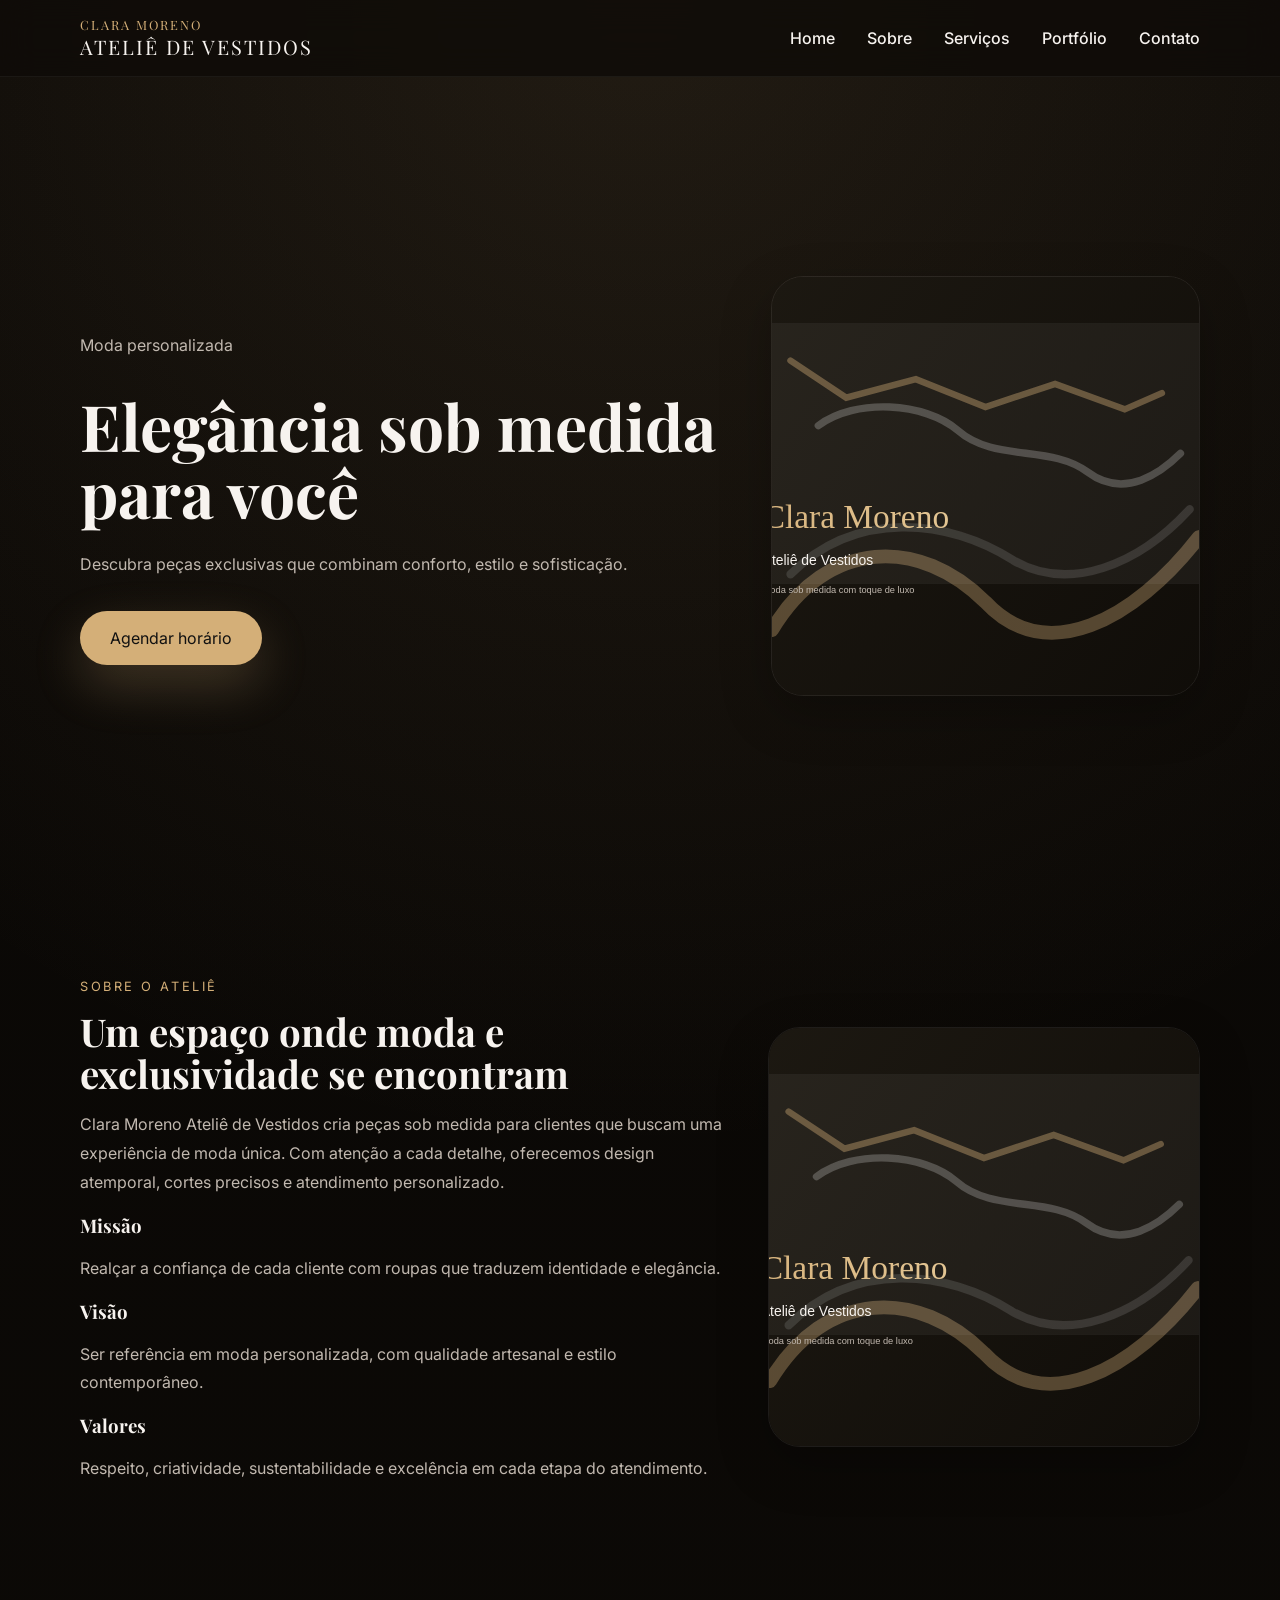
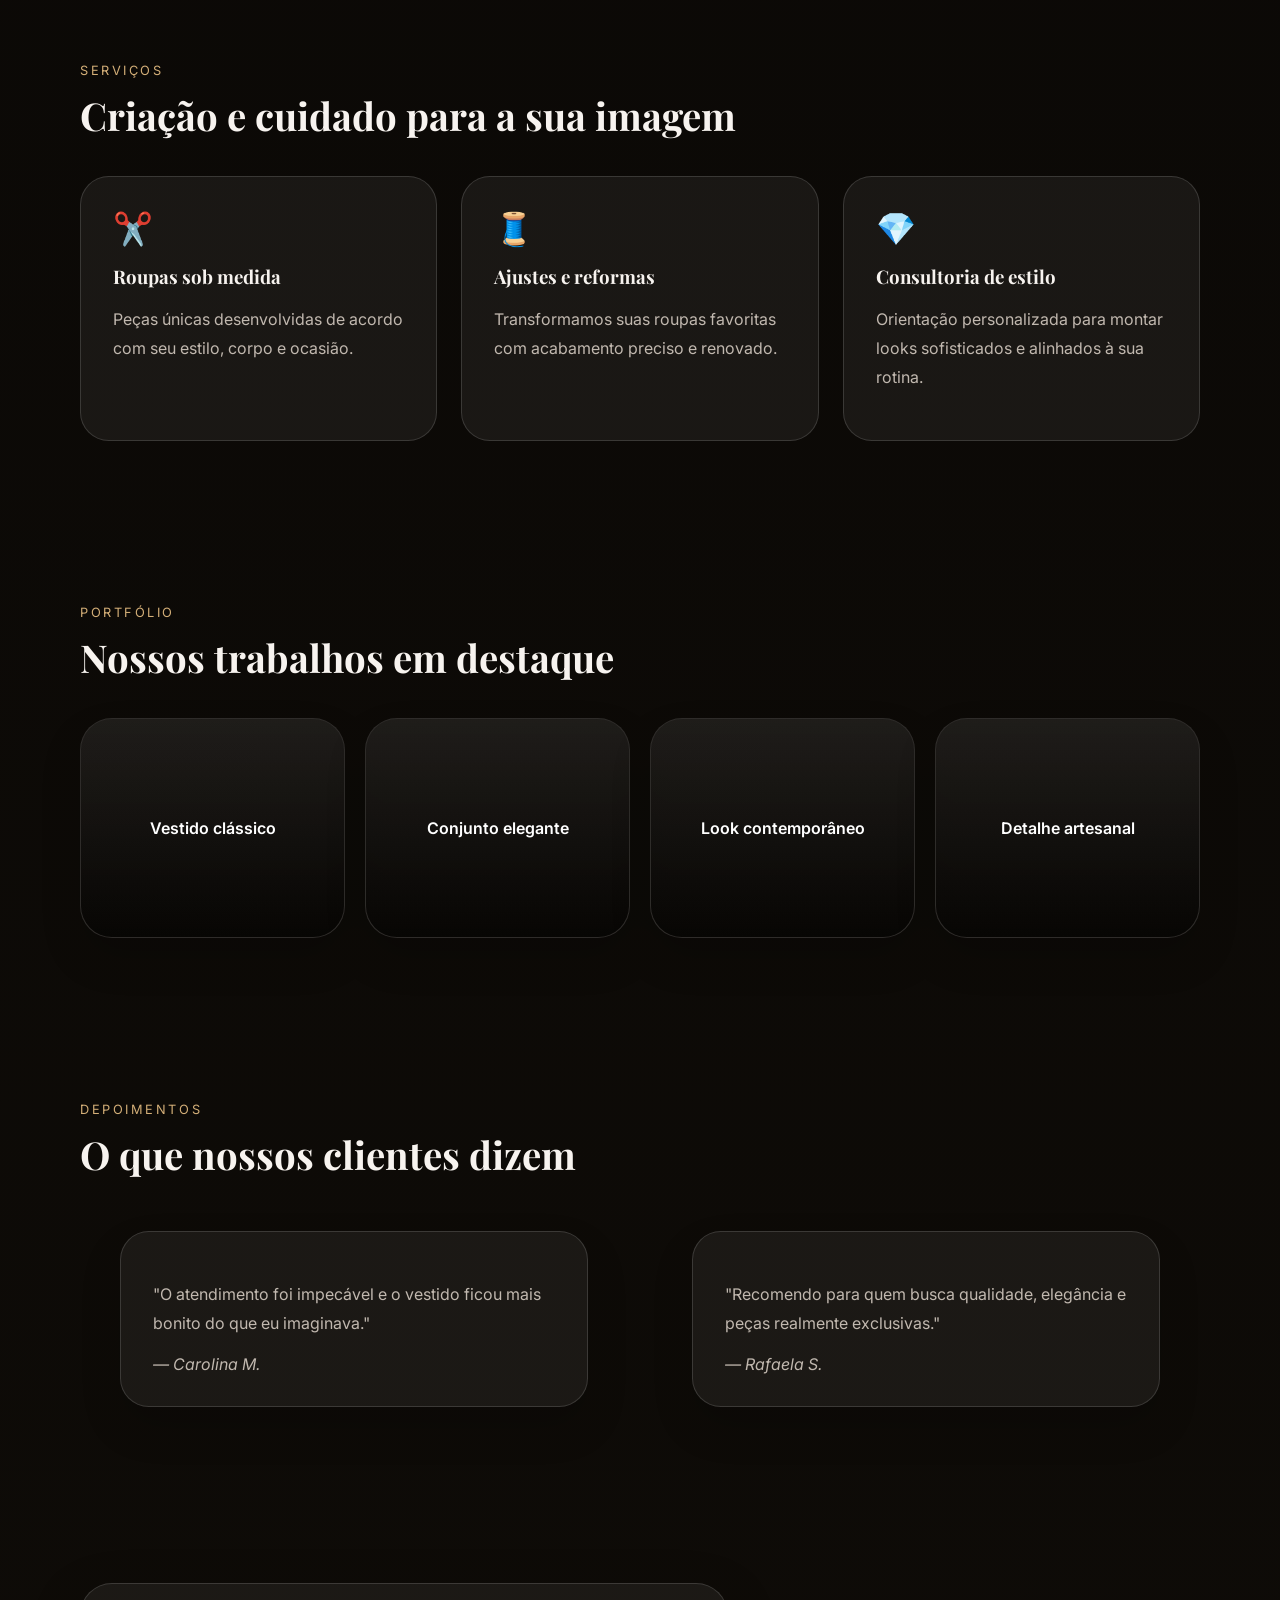
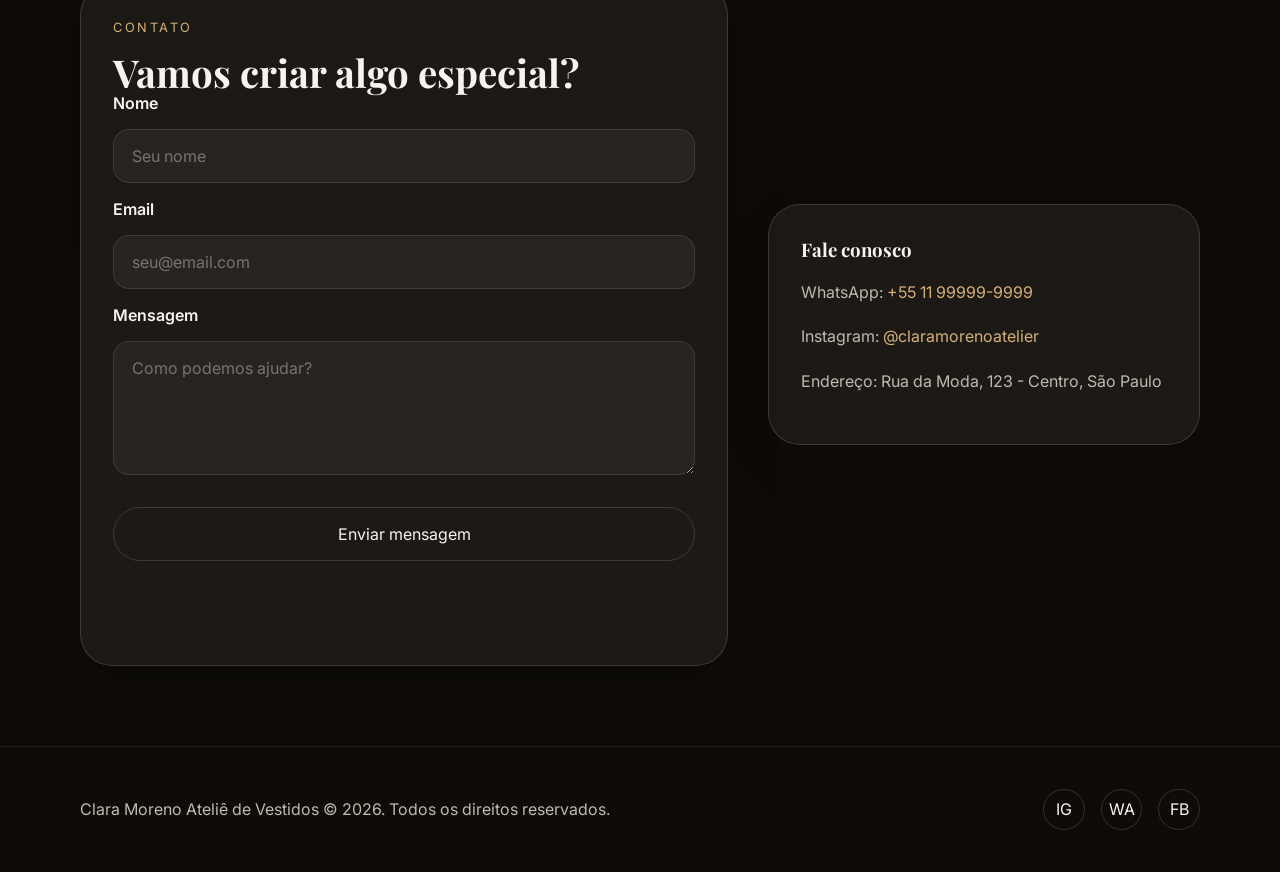
<file: novosite/index.html>
<!DOCTYPE html>
<html lang="pt-BR">
<head>
  <meta charset="UTF-8" />
  <meta name="viewport" content="width=device-width, initial-scale=1.0" />
  <title>Clara Moreno Ateliê de Vestidos</title>
  <link rel="preconnect" href="https://fonts.googleapis.com" />
  <link rel="preconnect" href="https://fonts.gstatic.com" crossorigin />
  <link href="https://fonts.googleapis.com/css2?family=Playfair+Display:wght@500;700&family=Inter:wght@400;500;600&display=swap" rel="stylesheet" />
  <link rel="stylesheet" href="styles.css" />
</head>
<body>
  <!-- Header principal com logo e navegação -->
  <header class="site-header">
    <div class="container header-inner">
      <a href="#home" class="logo">
        <span>Clara Moreno</span>
        Ateliê de Vestidos
      </a>
      <button class="menu-toggle" aria-label="Abrir menu">
        <span></span>
        <span></span>
        <span></span>
      </button>
      <nav class="main-nav" aria-label="Navegação principal">
        <a href="#home">Home</a>
        <a href="#sobre">Sobre</a>
        <a href="#servicos">Serviços</a>
        <a href="#portfolio">Portfólio</a>
        <a href="#contato">Contato</a>
      </nav>
    </div>
  </header>

  <!-- Hero section com chamada principal -->
  <main>
    <section id="home" class="hero-section">
      <div class="container hero-content">
        <div class="hero-copy">
          <p class="eyebrow">Moda personalizada</p>
          <h1>Elegância sob medida para você</h1>
          <p>Descubra peças exclusivas que combinam conforto, estilo e sofisticação.</p>
          <a href="#contato" class="button-primary">Agendar horário</a>
        </div>
        <div class="hero-image" aria-hidden="false">
          <img src="atelier.svg" alt="Interior do ateliê de vestidos Clara Moreno" />
        </div>
      </div>
    </section>

    <!-- Sobre o Ateliê -->
    <section id="sobre" class="section about-section">
      <div class="container section-grid">
        <div class="section-text">
          <span class="section-label">Sobre o Ateliê</span>
          <h2>Um espaço onde moda e exclusividade se encontram</h2>
          <p>Clara Moreno Ateliê de Vestidos cria peças sob medida para clientes que buscam uma experiência de moda única. Com atenção a cada detalhe, oferecemos design atemporal, cortes precisos e atendimento personalizado.</p>
          <div class="values-grid">
            <div>
              <h3>Missão</h3>
              <p>Realçar a confiança de cada cliente com roupas que traduzem identidade e elegância.</p>
            </div>
            <div>
              <h3>Visão</h3>
              <p>Ser referência em moda personalizada, com qualidade artesanal e estilo contemporâneo.</p>
            </div>
            <div>
              <h3>Valores</h3>
              <p>Respeito, criatividade, sustentabilidade e excelência em cada etapa do atendimento.</p>
            </div>
          </div>
        </div>
        <div class="about-image" aria-hidden="false">
          <img src="atelier.svg" alt="Vestido em exposição no ateliê Clara Moreno" />
        </div>
      </div>
    </section>

    <!-- Serviços oferecidos -->
    <section id="servicos" class="section services-section">
      <div class="container">
        <span class="section-label">Serviços</span>
        <h2>Criação e cuidado para a sua imagem</h2>
        <div class="services-grid">
          <article class="service-card">
            <div class="service-icon">✂️</div>
            <h3>Roupas sob medida</h3>
            <p>Peças únicas desenvolvidas de acordo com seu estilo, corpo e ocasião.</p>
          </article>
          <article class="service-card">
            <div class="service-icon">🧵</div>
            <h3>Ajustes e reformas</h3>
            <p>Transformamos suas roupas favoritas com acabamento preciso e renovado.</p>
          </article>
          <article class="service-card">
            <div class="service-icon">💎</div>
            <h3>Consultoria de estilo</h3>
            <p>Orientação personalizada para montar looks sofisticados e alinhados à sua rotina.</p>
          </article>
        </div>
      </div>
    </section>

    <!-- Portfólio com galeria de imagens -->
    <section id="portfolio" class="section portfolio-section">
      <div class="container">
        <span class="section-label">Portfólio</span>
        <h2>Nossos trabalhos em destaque</h2>
        <div class="gallery-grid">
          <div class="gallery-item">Vestido clássico</div>
          <div class="gallery-item">Conjunto elegante</div>
          <div class="gallery-item">Look contemporâneo</div>
          <div class="gallery-item">Detalhe artesanal</div>
        </div>
      </div>
    </section>

    <!-- Depoimentos de clientes -->
    <section class="section testimonials-section">
      <div class="container">
        <span class="section-label">Depoimentos</span>
        <h2>O que nossos clientes dizem</h2>
        <div class="testimonials-grid">
          <blockquote>
            <p>"O atendimento foi impecável e o vestido ficou mais bonito do que eu imaginava."</p>
            <cite>— Carolina M.</cite>
          </blockquote>
          <blockquote>
            <p>"Recomendo para quem busca qualidade, elegância e peças realmente exclusivas."</p>
            <cite>— Rafaela S.</cite>
          </blockquote>
        </div>
      </div>
    </section>

    <!-- Contato com formulário e informações -->
    <section id="contato" class="section contact-section">
      <div class="container section-grid">
        <div class="contact-form-wrapper">
          <span class="section-label">Contato</span>
          <h2>Vamos criar algo especial?</h2>
          <form id="contactForm" novalidate>
            <label for="name">Nome</label>
            <input type="text" id="name" name="name" placeholder="Seu nome" required />
            <label for="email">Email</label>
            <input type="email" id="email" name="email" placeholder="seu@email.com" required />
            <label for="message">Mensagem</label>
            <textarea id="message" name="message" rows="5" placeholder="Como podemos ajudar?" required></textarea>
            <button type="submit" class="button-secondary">Enviar mensagem</button>
            <p class="form-feedback" aria-live="polite"></p>
          </form>
        </div>
        <aside class="contact-info">
          <div>
            <h3>Fale conosco</h3>
            <p>WhatsApp: <a href="https://wa.me/5511999999999" target="_blank" rel="noreferrer">+55 11 99999-9999</a></p>
            <p>Instagram: <a href="https://instagram.com/claramorenoatelier" target="_blank" rel="noreferrer">@claramorenoatelier</a></p>
            <p>Endereço: Rua da Moda, 123 - Centro, São Paulo</p>
          </div>
        </aside>
      </div>
    </section>
  </main>

  <!-- Footer com redes sociais e direitos autorais -->
  <footer class="site-footer">
    <div class="container footer-inner">
      <p>Clara Moreno Ateliê de Vestidos © 2026. Todos os direitos reservados.</p>
      <div class="social-links">
        <a href="#" aria-label="Instagram">IG</a>
        <a href="#" aria-label="WhatsApp">WA</a>
        <a href="#" aria-label="Facebook">FB</a>
      </div>
    </div>
  </footer>

  <script src="script.js"></script>
</body>
</html>
</file>
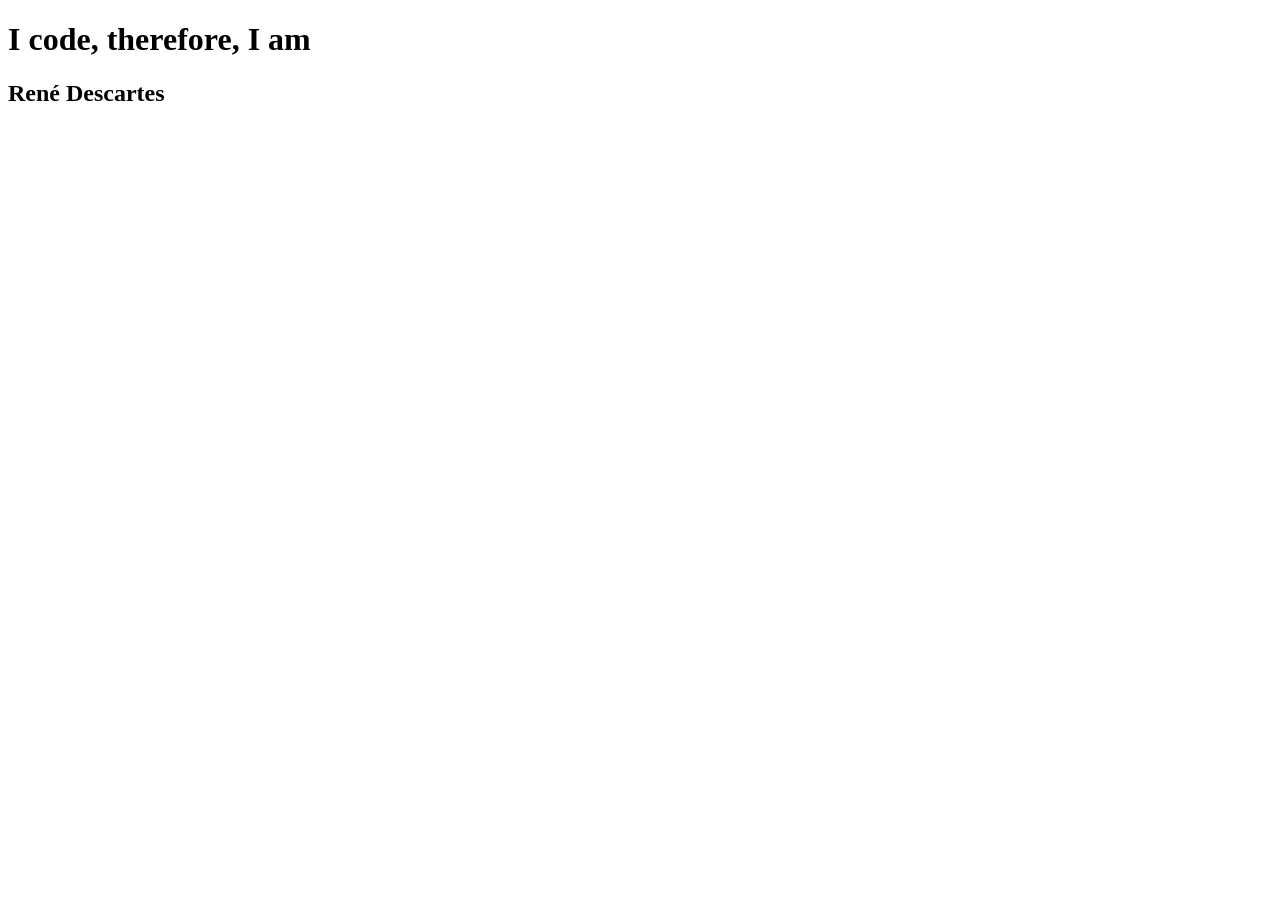
<file: sitedoatelie/index.html>
<!DOCTYPE html>
<html lang="en">
<head>
    <meta charset="UTF-8">
    <meta name="viewport" content="width=device-width, initial-scale=1.0">
    <title>Document</title>
</head>
<body>
    <h1>I code, therefore, I am</h1>
    <h2>René Descartes</h2>
    
</body>
</html>
</file>
<file: novosite/styles.css>
/* Estilo global e tipografia */
:root {
  --bg: #0f0c08;
  --surface: rgba(255, 255, 255, 0.06);
  --surface-alt: rgba(255, 255, 255, 0.1);
  --text: #f7f3ef;
  --muted: #c1b8af;
  --gold: #d4af78;
  --border: rgba(255, 255, 255, 0.14);
  --shadow: 0 18px 50px rgba(0, 0, 0, 0.25);
}

* {
  box-sizing: border-box;
}

html {
  scroll-behavior: smooth;
}

body {
  margin: 0;
  font-family: 'Inter', sans-serif;
  background: radial-gradient(circle at top, rgba(212, 175, 120, 0.12), transparent 28%),
    linear-gradient(180deg, #090705 0%, #0f0c08 100%);
  color: var(--text);
}

img {
  max-width: 100%;
  display: block;
}

a {
  color: inherit;
  text-decoration: none;
}

button,
input,
textarea {
  font: inherit;
}

.container {
  width: min(1120px, calc(100% - 2rem));
  margin: 0 auto;
}

.section {
  padding: 5rem 0;
  opacity: 0;
  transform: translateY(20px);
  transition: opacity 0.8s ease, transform 0.8s ease;
}

.section.visible,
.hero-section.visible {
  opacity: 1;
  transform: translateY(0);
}

.section-label {
  display: inline-block;
  color: var(--gold);
  letter-spacing: 0.2em;
  text-transform: uppercase;
  font-size: 0.8rem;
  margin-bottom: 1rem;
}

h1,
h2,
h3 {
  font-family: 'Playfair Display', serif;
  margin: 0;
}

h1 {
  font-size: clamp(2rem, 5vw, 4rem);
  line-height: 1.05;
}

h2 {
  font-size: clamp(1.8rem, 3vw, 2.8rem);
  line-height: 1.1;
}

p {
  line-height: 1.8;
  color: var(--muted);
}

/* Header e navegação */
.site-header {
  position: sticky;
  top: 0;
  z-index: 20;
  backdrop-filter: blur(16px);
  background: rgba(15, 12, 8, 0.82);
  border-bottom: 1px solid rgba(255, 255, 255, 0.05);
}

.header-inner {
  display: flex;
  align-items: center;
  justify-content: space-between;
  gap: 1rem;
  padding: 1rem 0;
}

.logo {
  font-family: 'Playfair Display', serif;
  font-size: 1.25rem;
  letter-spacing: 0.1em;
  text-transform: uppercase;
  color: var(--text);
}

.logo span {
  display: block;
  font-size: 0.8rem;
  color: var(--gold);
}

.main-nav {
  display: flex;
  gap: 2rem;
}

.main-nav a {
  position: relative;
  color: var(--text);
  font-weight: 500;
}

.main-nav a::after {
  content: '';
  position: absolute;
  left: 0;
  bottom: -7px;
  width: 100%;
  height: 2px;
  background: var(--gold);
  transform: scaleX(0);
  transform-origin: left;
  transition: transform 0.3s ease;
}

.main-nav a:hover::after,
.main-nav a:focus-visible::after {
  transform: scaleX(1);
}

.menu-toggle {
  display: none;
  width: 2.2rem;
  height: 2.2rem;
  background: none;
  border: none;
  gap: 0.4rem;
  flex-direction: column;
  justify-content: center;
  align-items: center;
  cursor: pointer;
}

.menu-toggle span {
  width: 100%;
  height: 2px;
  background: var(--text);
  border-radius: 999px;
}

/* Hero section */
.hero-section {
  min-height: calc(100vh - 82px);
  display: grid;
  align-items: center;
  padding: 3rem 0;
}

.hero-content {
  display: grid;
  grid-template-columns: 1.2fr 0.8fr;
  gap: 3rem;
  align-items: center;
}

.hero-copy p {
  margin: 1.5rem 0 2rem;
  max-width: 560px;
}

.button-primary,
.button-secondary {
  display: inline-flex;
  align-items: center;
  justify-content: center;
  padding: 1rem 1.8rem;
  border-radius: 999px;
  border: 1px solid transparent;
  transition: all 0.3s ease;
}

.button-primary {
  background: var(--gold);
  color: #111;
  box-shadow: 0 20px 50px rgba(212, 175, 120, 0.24);
}

.button-primary:hover,
.button-primary:focus-visible {
  transform: translateY(-2px);
}

.button-secondary {
  margin-top: 1rem;
  background: transparent;
  color: var(--text);
  border-color: var(--border);
}

.hero-image {
  display: grid;
  place-items: center;
}

.hero-image img,
.about-image img {
  width: 100%;
  min-height: 420px;
  max-height: 560px;
  object-fit: cover;
  border-radius: 2rem;
  border: 1px solid rgba(255,255,255,0.08);
  box-shadow: var(--shadow);
}

/* Seções de conteúdo */
.section-grid {
  display: grid;
  grid-template-columns: 1.2fr 0.8fr;
  gap: 2.5rem;
  align-items: center;
}

.about-image .image-frame,
.gallery-item,
.testimonials-grid blockquote,
.contact-info {
  background: var(--surface);
  border: 1px solid var(--border);
  border-radius: 2rem;
  box-shadow: 0 20px 40px rgba(0,0,0,0.16);
}

.image-frame {
  min-height: 380px;
  display: grid;
  place-items: center;
  padding: 2rem;
  text-align: center;
  font-size: 1rem;
  color: var(--text);
}

.services-grid {
  display: grid;
  grid-template-columns: repeat(3, minmax(0, 1fr));
  gap: 1.5rem;
  margin-top: 2.5rem;
}

.service-card {
  padding: 2rem;
  background: var(--surface);
  border: 1px solid var(--border);
  border-radius: 1.8rem;
  transition: transform 0.3s ease, border-color 0.3s ease;
}

.service-card:hover {
  transform: translateY(-6px);
  border-color: rgba(212, 175, 120, 0.35);
}

.service-icon {
  font-size: 2rem;
  margin-bottom: 1rem;
}

.portfolio-section .gallery-grid {
  display: grid;
  grid-template-columns: repeat(4, minmax(0, 1fr));
  gap: 1.25rem;
  margin-top: 2.5rem;
}

.gallery-item {
  min-height: 220px;
  position: relative;
  padding: 1.5rem;
  overflow: hidden;
  transition: transform 0.4s ease, background 0.4s ease;
}

.gallery-item:hover {
  transform: translateY(-8px);
}

.gallery-item::before {
  content: '';
  position: absolute;
  inset: 0;
  background: linear-gradient(180deg, rgba(255,255,255,0.08), rgba(0,0,0,0.4));
  mix-blend-mode: overlay;
  pointer-events: none;
}

.gallery-item {
  background: url('https://images.unsplash.com/photo-1521334884684-d80222895322?auto=format&fit=crop&w=900&q=80') center/cover no-repeat;
}

.gallery-item:nth-child(2) {
  background-image: url('https://images.unsplash.com/photo-1503341455253-b2e723bb3dbb?auto=format&fit=crop&w=900&q=80');
}

.gallery-item:nth-child(3) {
  background-image: url('https://images.unsplash.com/photo-1512436991641-6745cdb1723f?auto=format&fit=crop&w=900&q=80');
}

.gallery-item:nth-child(4) {
  background-image: url('https://images.unsplash.com/photo-1520975913024-9c501b9a73f4?auto=format&fit=crop&w=900&q=80');
}

.gallery-item {
  color: #fff;
  display: grid;
  place-items: center;
  text-align: center;
  font-weight: 600;
}

.testimonials-grid {
  display: grid;
  grid-template-columns: repeat(2, minmax(0, 1fr));
  gap: 1.5rem;
  margin-top: 2.5rem;
}

.testimonials-grid blockquote {
  padding: 2rem;
  border-radius: 1.8rem;
  border: 1px solid var(--border);
  color: var(--text);
}

.testimonials-grid cite {
  display: block;
  margin-top: 1rem;
  color: var(--muted);
}

.contact-form-wrapper {
  padding: 2rem;
  background: var(--surface);
  border: 1px solid var(--border);
  border-radius: 2rem;
  box-shadow: var(--shadow);
}

.contact-form-wrapper form {
  display: grid;
  gap: 1rem;
}

.contact-form-wrapper label {
  font-weight: 600;
  color: var(--text);
}

.contact-form-wrapper input,
.contact-form-wrapper textarea {
  width: 100%;
  padding: 1rem 1.1rem;
  border-radius: 1rem;
  border: 1px solid rgba(255,255,255,0.1);
  background: rgba(255,255,255,0.05);
  color: var(--text);
}

.contact-form-wrapper input:focus,
.contact-form-wrapper textarea:focus {
  outline: 2px solid rgba(212, 175, 120, 0.6);
  outline-offset: 2px;
}

.form-feedback {
  color: var(--gold);
  min-height: 1.5rem;
}

.contact-info {
  padding: 2rem;
  display: grid;
  gap: 1rem;
}

.contact-info h3 {
  margin-bottom: 0.6rem;
}

.contact-info a {
  color: var(--gold);
}

.site-footer {
  padding: 2rem 0;
  border-top: 1px solid rgba(255,255,255,0.08);
}

.footer-inner {
  display: flex;
  align-items: center;
  justify-content: space-between;
  gap: 1rem;
}

.social-links {
  display: flex;
  gap: 1rem;
}

.social-links a {
  display: inline-flex;
  align-items: center;
  justify-content: center;
  width: 2.6rem;
  height: 2.6rem;
  border-radius: 50%;
  border: 1px solid rgba(255,255,255,0.15);
}

/* Responsividade */
@media (max-width: 980px) {
  .hero-content,
  .section-grid {
    grid-template-columns: 1fr;
  }

  .services-grid,
  .testimonials-grid,
  .gallery-grid {
    grid-template-columns: repeat(2, minmax(0, 1fr));
  }
}

@media (max-width: 720px) {
  .header-inner {
    flex-wrap: wrap;
  }

  .main-nav {
    position: fixed;
    inset: 72px 0 auto auto;
    background: rgba(15, 12, 8, 0.96);
    backdrop-filter: blur(20px);
    flex-direction: column;
    align-items: center;
    padding: 2rem 1rem;
    gap: 1.5rem;
    transform: translateY(-120%);
    transition: transform 0.3s ease;
    pointer-events: none;
    opacity: 0;
  }

  .main-nav.open {
    transform: translateY(0);
    pointer-events: auto;
    opacity: 1;
  }

  .menu-toggle {
    display: flex;
  }

  .hero-section {
    padding-top: 2rem;
  }

  .gallery-grid {
    grid-template-columns: 1fr;
  }

  .services-grid,
  .testimonials-grid {
    grid-template-columns: 1fr;
  }
}
</file>
